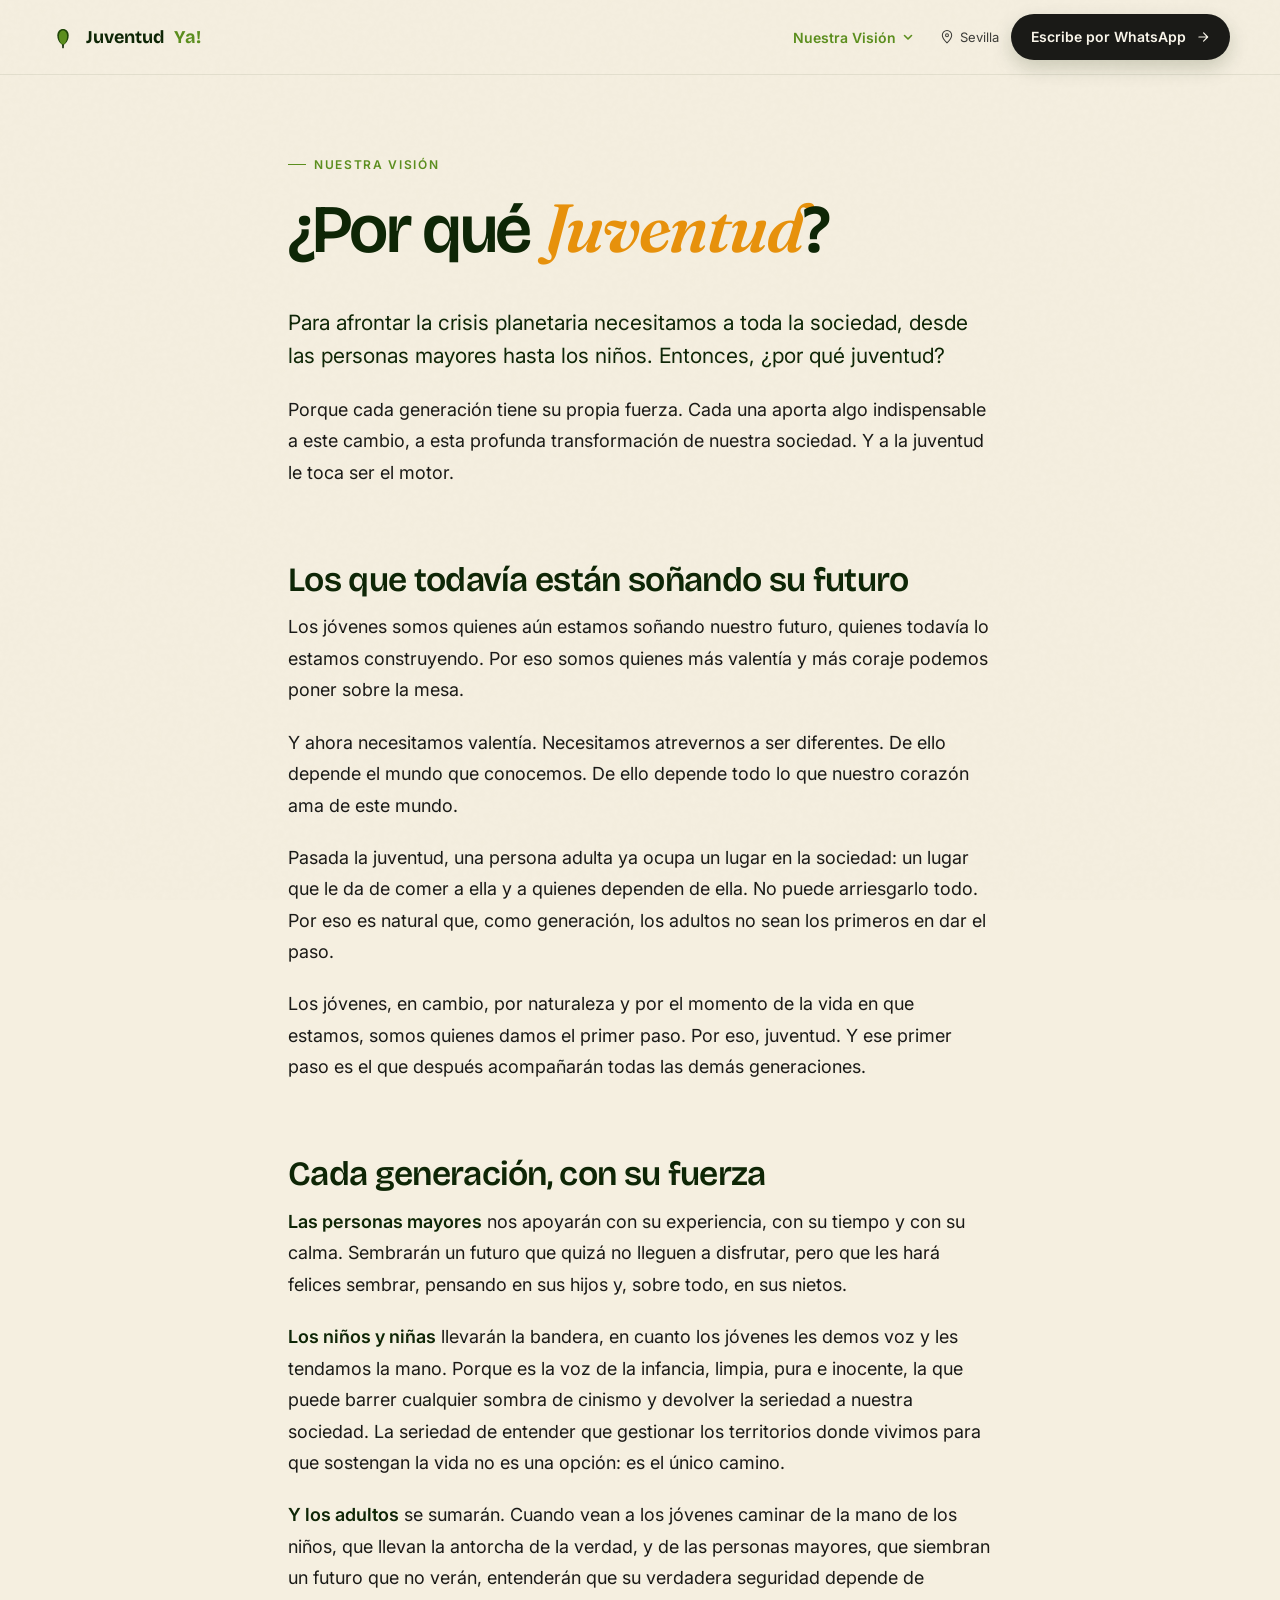
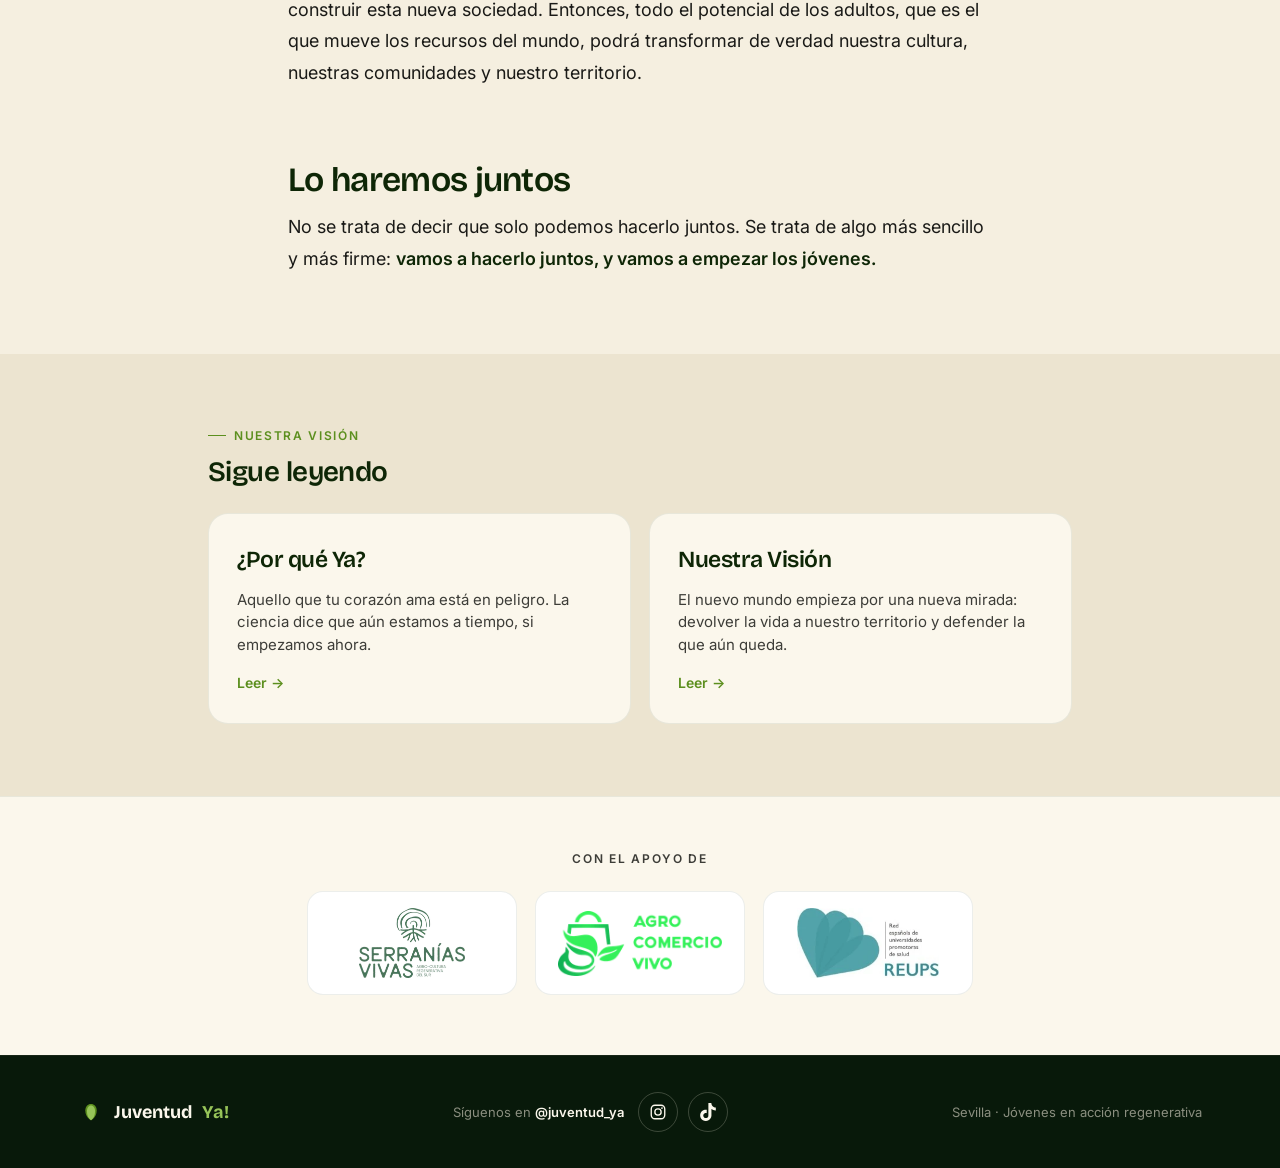
<file: nuestra-vision/por-que-juventud/index.html>
<!DOCTYPE html>
<html lang="es">
<head>
<meta charset="UTF-8">
<meta name="viewport" content="width=device-width, initial-scale=1.0">
<title>¿Por qué Juventud? — Juventud Ya!</title>
<meta name="description" content="Cada generación aporta su fuerza a la transformación de la sociedad. A la juventud le toca dar el primer paso.">
<meta name="theme-color" content="#F5EFE0">
<link rel="canonical" href="https://juventudya.com/nuestra-vision/por-que-juventud/">
<meta property="og:title" content="¿Por qué Juventud? — Juventud Ya!">
<meta property="og:description" content="Cada generación aporta su fuerza a la transformación de la sociedad. A la juventud le toca dar el primer paso.">
<meta property="og:type" content="article">
<meta property="og:locale" content="es_ES">
<meta property="og:url" content="https://juventudya.com/nuestra-vision/por-que-juventud/">
<meta property="og:site_name" content="Juventud Ya!">
<meta property="og:image" content="https://juventudya.com/og-image.png">
<meta property="og:image:width" content="1200">
<meta property="og:image:height" content="630">
<meta name="twitter:card" content="summary_large_image">
<meta name="twitter:image" content="https://juventudya.com/og-image.png">
<link rel="preconnect" href="https://fonts.googleapis.com">
<link rel="preconnect" href="https://fonts.gstatic.com" crossorigin>
<link href="https://fonts.googleapis.com/css2?family=Bricolage+Grotesque:opsz,wght@12..96,400;12..96,500;12..96,600;12..96,700;12..96,800&family=Fraunces:ital,opsz,wght@1,9..144,500;1,9..144,600&family=Inter:wght@400;500;600&display=swap" rel="stylesheet">
<link rel="stylesheet" href="/assets/css/comun.css">
<script src="/assets/js/comun.js"></script>
</head>
<body>

<nav aria-label="Principal">
  <div class="wrap nav-inner">
    <a href="/" class="logo">
      <svg viewBox="0 0 32 32" fill="none" aria-hidden="true">
        <path d="M16 26C16 26 9 23 9 14C9 9 12 6 16 6C20 6 23 9 23 14C23 23 16 26 16 26Z" fill="#1F4509"/>
        <path d="M16 26C16 26 21 23 21 15C21 11 19 8 16 8C13 8 11 11 11 15C11 23 16 26 16 26Z" fill="#5C8F1E"/>
        <line x1="16" y1="26" x2="16" y2="29" stroke="#0E2606" stroke-width="2" stroke-linecap="round"/>
      </svg>
      Juventud <span class="ya">Ya!</span>
    </a>
    <div class="nav-right">
      <div class="nav-menu is-current">
        <button type="button" class="nav-menu-btn" aria-expanded="false" aria-controls="menu-vision">
          Nuestra Visión
          <svg viewBox="0 0 12 12" fill="none" aria-hidden="true"><path d="m2.5 4.5 3.5 3.5 3.5-3.5" stroke="currentColor" stroke-width="1.6" stroke-linecap="round" stroke-linejoin="round"/></svg>
        </button>
        <ul class="nav-menu-list" id="menu-vision">
          <li><a href="/nuestra-vision/por-que-juventud/" aria-current="page">¿Por qué Juventud?</a></li>
          <li><a href="/nuestra-vision/por-que-ya/">¿Por qué Ya?</a></li>
          <li><a href="/nuestra-vision/vision/">Visión</a></li>
        </ul>
      </div>
      <div class="nav-cta">
        <span class="nav-loc">
          <svg viewBox="0 0 24 24" fill="none" aria-hidden="true"><path d="M12 22s8-7.5 8-13a8 8 0 1 0-16 0c0 5.5 8 13 8 13Z" stroke="currentColor" stroke-width="1.8"/><circle cx="12" cy="9" r="2.5" stroke="currentColor" stroke-width="1.8"/></svg>
          Sevilla
        </span>
        <a data-wa href="https://wa.me/34625168057" class="btn btn-primary nav-wa" style="padding:12px 20px; font-size:14px;" aria-label="Escribe por WhatsApp">
          <svg class="wa-icon" width="18" height="18" viewBox="0 0 24 24" fill="currentColor" aria-hidden="true"><path d="M12 2C6.5 2 2 6.5 2 12c0 1.8.5 3.5 1.3 5L2 22l5.2-1.4c1.5.8 3.1 1.2 4.8 1.2 5.5 0 10-4.5 10-10S17.5 2 12 2Z"/></svg>
          <span class="wa-text">Escribe por WhatsApp</span>
          <svg class="arrow" width="14" height="14" viewBox="0 0 24 24" fill="none" aria-hidden="true"><path d="M5 12h14M13 5l7 7-7 7" stroke="currentColor" stroke-width="2" stroke-linecap="round" stroke-linejoin="round"/></svg>
        </a>
      </div>
    </div>
  </div>
</nav>

<main>
  <article>
    <header class="articulo-head">
      <div class="wrap">
        <span class="eyebrow">Nuestra Visión</span>
        <h1>¿Por qué <em>Juventud</em>?</h1>
      </div>
    </header>
    <div class="articulo-body">
      <div class="wrap prosa">
<p>Para afrontar la crisis planetaria necesitamos a toda la sociedad, desde las personas mayores hasta los niños. Entonces, ¿por qué juventud?</p>
<p>Porque cada generación tiene su propia fuerza. Cada una aporta algo indispensable a este cambio, a esta profunda transformación de nuestra sociedad. Y a la juventud le toca ser el motor.</p>
<h2>Los que todavía están soñando su futuro</h2>
<p>Los jóvenes somos quienes aún estamos soñando nuestro futuro, quienes todavía lo estamos construyendo. Por eso somos quienes más valentía y más coraje podemos poner sobre la mesa.</p>
<p>Y ahora necesitamos valentía. Necesitamos atrevernos a ser diferentes. De ello depende el mundo que conocemos. De ello depende todo lo que nuestro corazón ama de este mundo.</p>
<p>Pasada la juventud, una persona adulta ya ocupa un lugar en la sociedad: un lugar que le da de comer a ella y a quienes dependen de ella. No puede arriesgarlo todo. Por eso es natural que, como generación, los adultos no sean los primeros en dar el paso.</p>
<p>Los jóvenes, en cambio, por naturaleza y por el momento de la vida en que estamos, somos quienes damos el primer paso. Por eso, juventud. Y ese primer paso es el que después acompañarán todas las demás generaciones.</p>
<h2>Cada generación, con su fuerza</h2>
<p><strong>Las personas mayores</strong> nos apoyarán con su experiencia, con su tiempo y con su calma. Sembrarán un futuro que quizá no lleguen a disfrutar, pero que les hará felices sembrar, pensando en sus hijos y, sobre todo, en sus nietos.</p>
<p><strong>Los niños y niñas</strong> llevarán la bandera, en cuanto los jóvenes les demos voz y les tendamos la mano. Porque es la voz de la infancia, limpia, pura e inocente, la que puede barrer cualquier sombra de cinismo y devolver la seriedad a nuestra sociedad. La seriedad de entender que gestionar los territorios donde vivimos para que sostengan la vida no es una opción: es el único camino.</p>
<p><strong>Y los adultos</strong> se sumarán. Cuando vean a los jóvenes caminar de la mano de los niños, que llevan la antorcha de la verdad, y de las personas mayores, que siembran un futuro que no verán, entenderán que su verdadera seguridad depende de construir esta nueva sociedad. Entonces, todo el potencial de los adultos, que es el que mueve los recursos del mundo, podrá transformar de verdad nuestra cultura, nuestras comunidades y nuestro territorio.</p>
<h2>Lo haremos juntos</h2>
<p>No se trata de decir que solo podemos hacerlo juntos. Se trata de algo más sencillo y más firme: <strong>vamos a hacerlo juntos, y vamos a empezar los jóvenes.</strong></p>
      </div>
    </div>
  </article>

  <section class="mas-lecturas" aria-labelledby="mas-titulo">
    <div class="wrap">
      <span class="eyebrow">Nuestra Visión</span>
      <h2 id="mas-titulo">Sigue leyendo</h2>
      <div class="mas-grid">
      <a class="mas-card" href="/nuestra-vision/por-que-ya/">
        <strong>¿Por qué Ya?</strong>
        <p>Aquello que tu corazón ama está en peligro. La ciencia dice que aún estamos a tiempo, si empezamos ahora.</p>
        <span class="leer">Leer →</span>
      </a>
      <a class="mas-card" href="/nuestra-vision/vision/">
        <strong>Nuestra Visión</strong>
        <p>El nuevo mundo empieza por una nueva mirada: devolver la vida a nuestro territorio y defender la que aún queda.</p>
        <span class="leer">Leer →</span>
      </a>
      </div>
    </div>
  </section>
</main>

<section class="apoyos" aria-labelledby="apoyos-titulo">
  <div class="wrap apoyos-inner">
    <h2 id="apoyos-titulo">Con el apoyo de</h2>
    <ul class="apoyos-list">
      <li><a href="https://serraniasvivas.org/" target="_blank" rel="noopener" title="Serranías Vivas (se abre en una pestaña nueva)">
        <img src="/assets/logos/serranias-vivas.webp" alt="Serranías Vivas" width="211" height="140" loading="lazy" decoding="async">
      </a></li>
      <li><a href="https://agrocomerciovivo.es/" target="_blank" rel="noopener" title="Agro Comercio Vivo (se abre en una pestaña nueva)">
        <img src="/assets/logos/agro-comercio-vivo.webp" alt="Agro Comercio Vivo" width="354" height="140" loading="lazy" decoding="async">
      </a></li>
      <li><a href="https://unisaludables.com/2026/06/22/en-sevilla-la-iniciativa-juventud-ya-se-lanza-a-la-accion/" target="_blank" rel="noopener" title="REUPS — Red Española de Universidades Promotoras de Salud (se abre en una pestaña nueva)">
        <img src="/assets/logos/reups.webp" alt="REUPS — Red Española de Universidades Promotoras de Salud" width="241" height="119" loading="lazy" decoding="async">
      </a></li>
    </ul>
  </div>
</section>

<footer>
  <div class="wrap footer-inner">
    <div class="logo">
      <svg viewBox="0 0 32 32" fill="none" aria-hidden="true">
        <path d="M16 26C16 26 9 23 9 14C9 9 12 6 16 6C20 6 23 9 23 14C23 23 16 26 16 26Z" fill="#5C8F1E"/>
        <path d="M16 26C16 26 21 23 21 15C21 11 19 8 16 8C13 8 11 11 11 15C11 23 16 26 16 26Z" fill="#97C459"/>
      </svg>
      Juventud <span class="ya" style="color:#97C459;">Ya!</span>
    </div>
    <div class="redes">
      <span class="redes-handle">Síguenos en <strong>@juventud_ya</strong></span>
      <a class="red" href="https://www.instagram.com/juventud_ya/" target="_blank" rel="noopener me" aria-label="Instagram de Juventud Ya! (@juventud_ya)" title="Instagram"><svg viewBox="0 0 24 24" fill="none" aria-hidden="true"><rect x="3" y="3" width="18" height="18" rx="5" stroke="currentColor" stroke-width="1.8"/><circle cx="12" cy="12" r="4.2" stroke="currentColor" stroke-width="1.8"/><circle cx="17.3" cy="6.7" r="1.2" fill="currentColor"/></svg></a>
      <a class="red" href="https://www.tiktok.com/@juventud_ya" target="_blank" rel="noopener me" aria-label="TikTok de Juventud Ya! (@juventud_ya)" title="TikTok"><svg viewBox="0 0 24 24" fill="currentColor" aria-hidden="true"><path d="M12.525.02c1.31-.02 2.61-.01 3.91-.02.08 1.53.63 3.09 1.75 4.17 1.12 1.11 2.7 1.62 4.24 1.79v4.03c-1.44-.05-2.89-.35-4.2-.97-.57-.26-1.1-.59-1.62-.93-.01 2.92.01 5.84-.02 8.75-.08 1.4-.54 2.79-1.35 3.94-1.31 1.92-3.58 3.17-5.91 3.21-1.43.08-2.86-.31-4.08-1.03-2.02-1.19-3.44-3.37-3.65-5.71-.02-.5-.03-1-.01-1.49.18-1.9 1.12-3.72 2.58-4.96 1.66-1.44 3.98-2.13 6.15-1.72.02 1.48-.04 2.96-.04 4.44-.99-.32-2.15-.23-3.02.37-.63.41-1.11 1.04-1.36 1.75-.21.51-.15 1.07-.14 1.61.24 1.64 1.82 3.02 3.5 2.87 1.12-.01 2.19-.66 2.77-1.61.19-.33.4-.67.41-1.06.1-1.79.06-3.57.07-5.36.01-4.03-.01-8.05.02-12.07z"/></svg></a>
    </div>
    <div>Sevilla · Jóvenes en acción regenerativa</div>
  </div>
</footer>

</body>
</html>
</file>
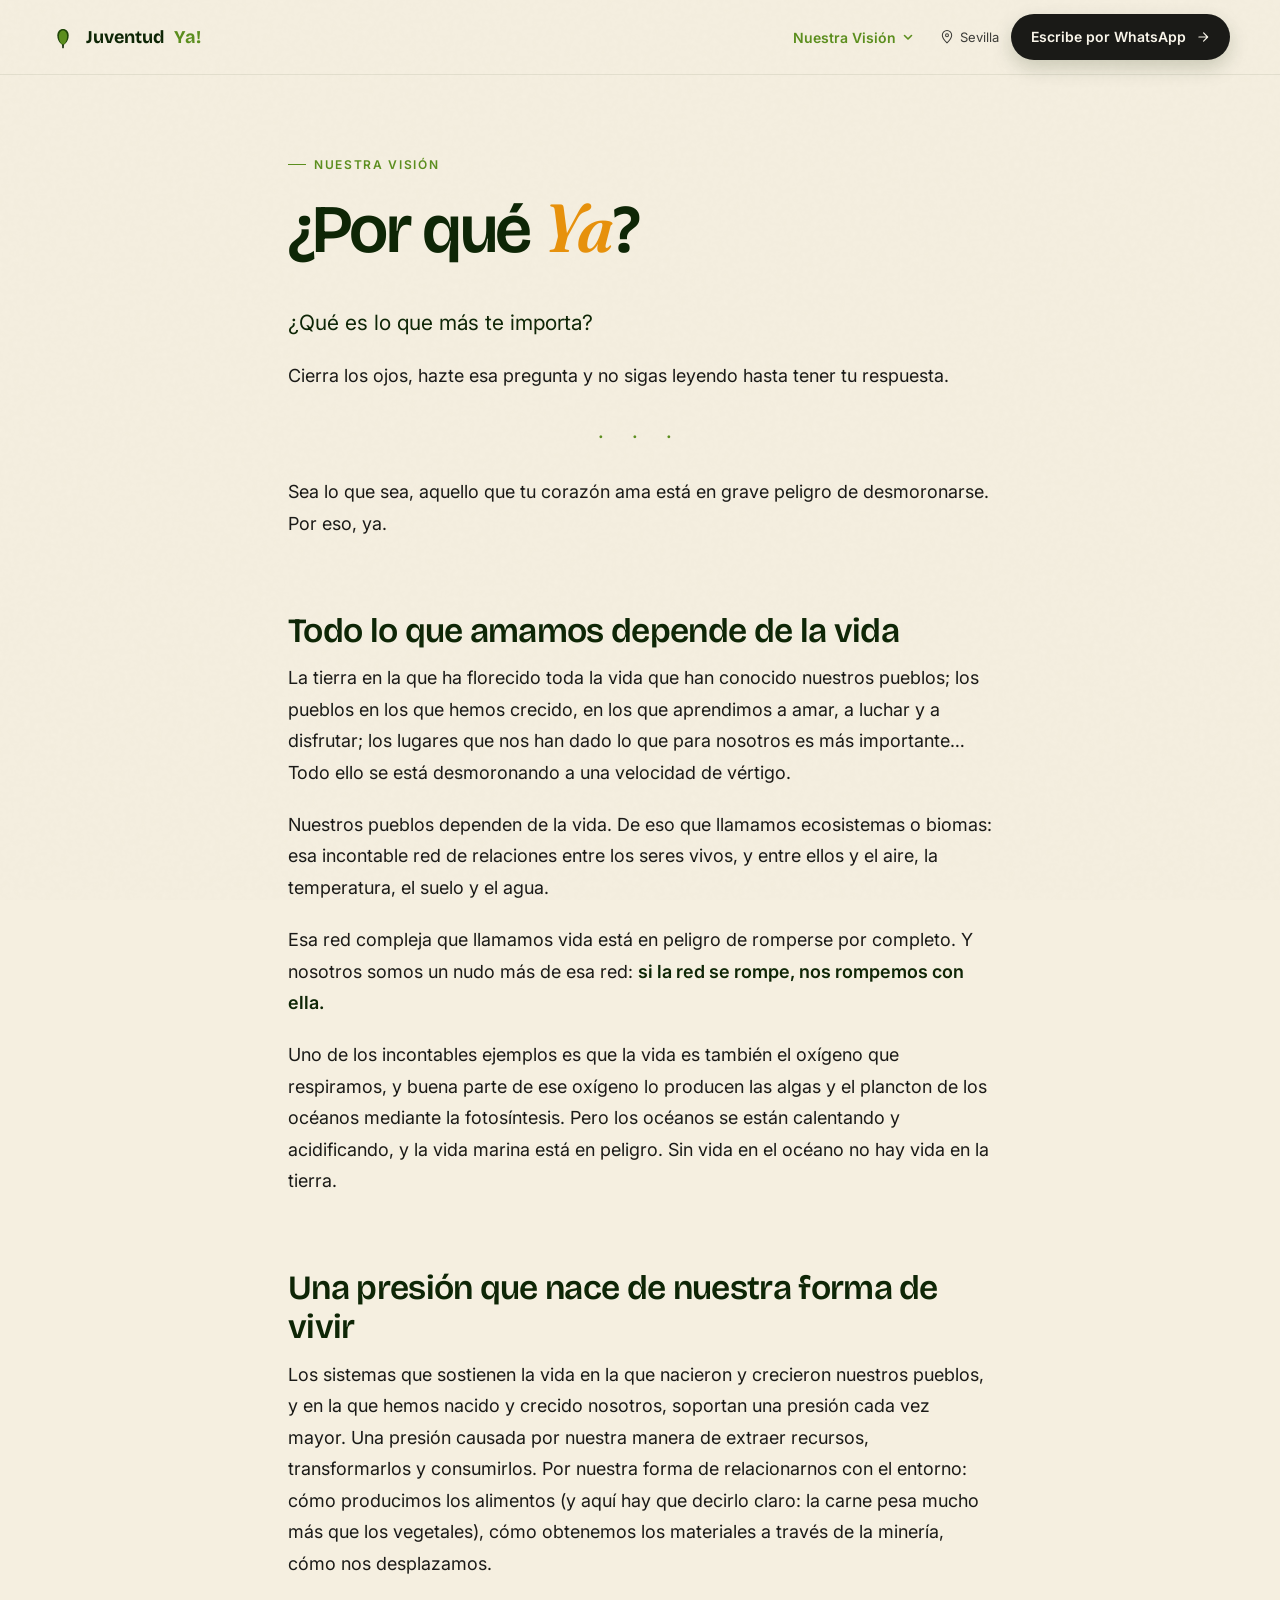
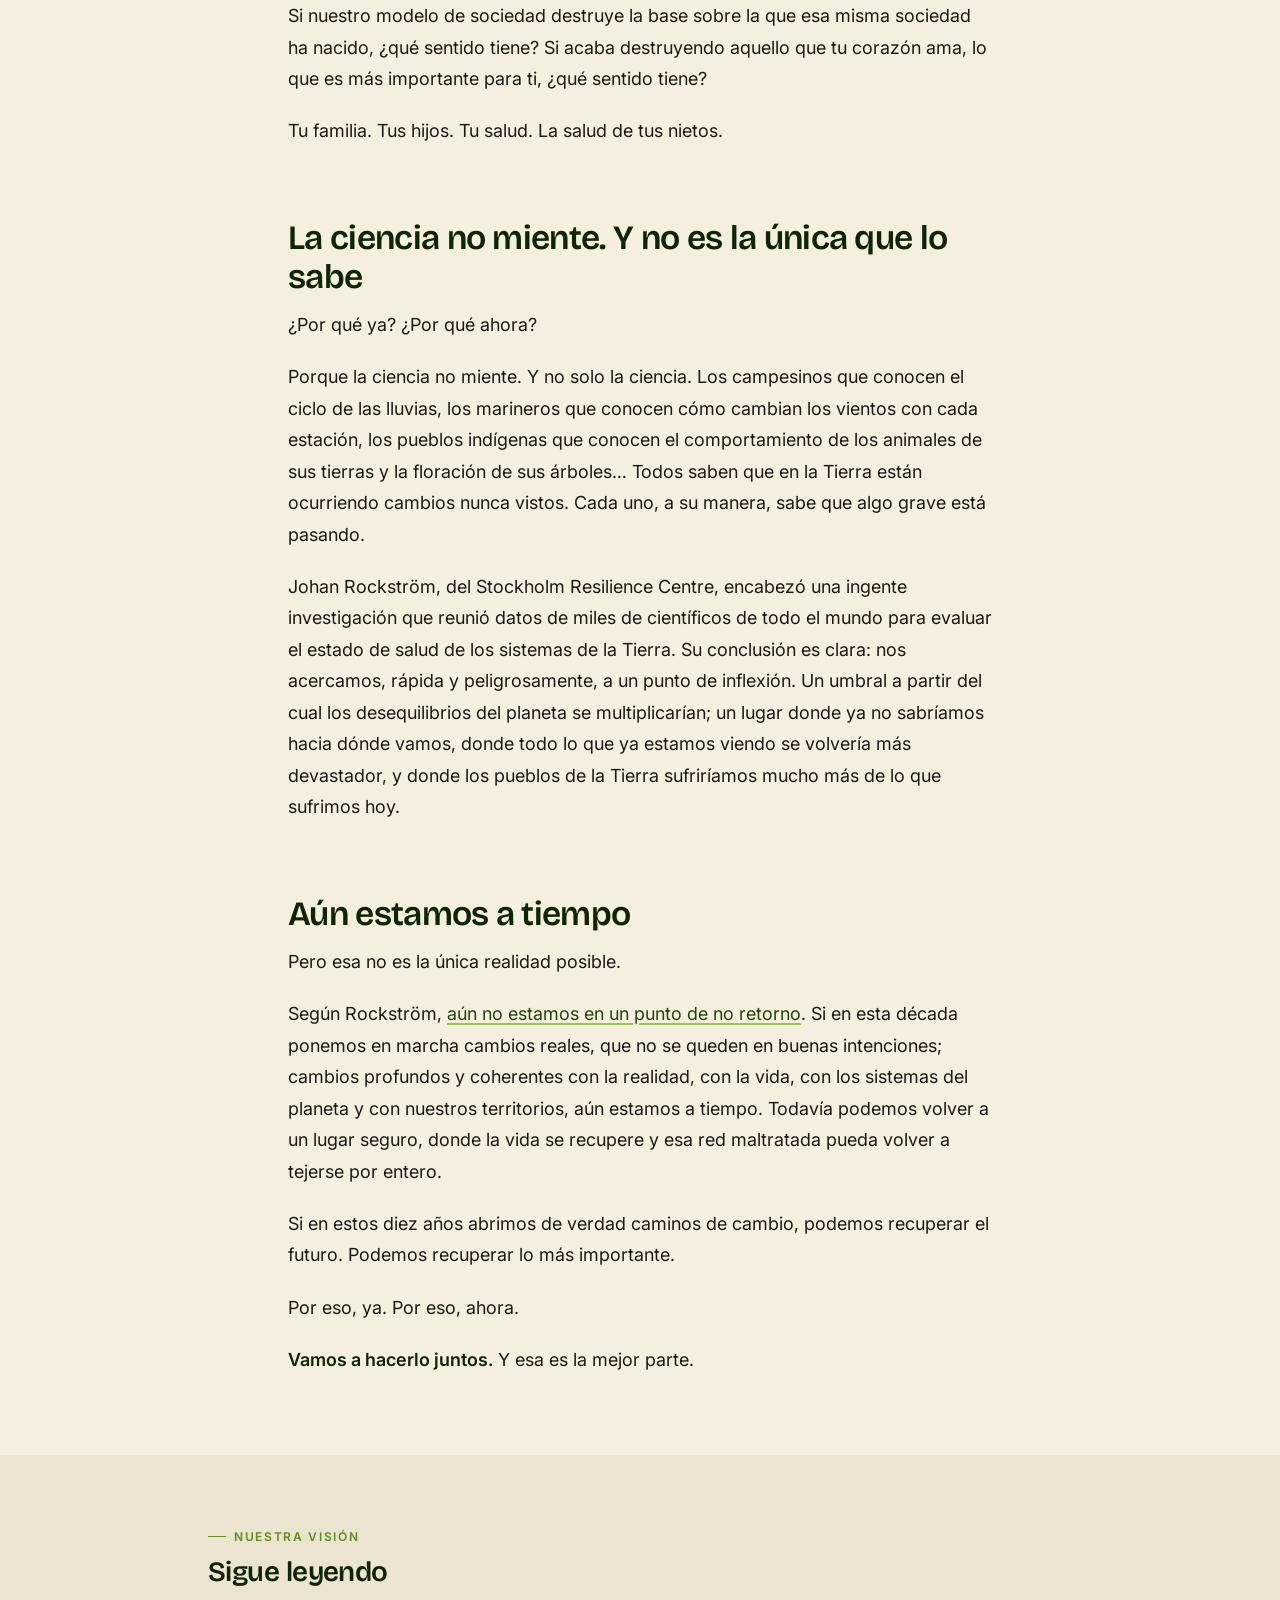
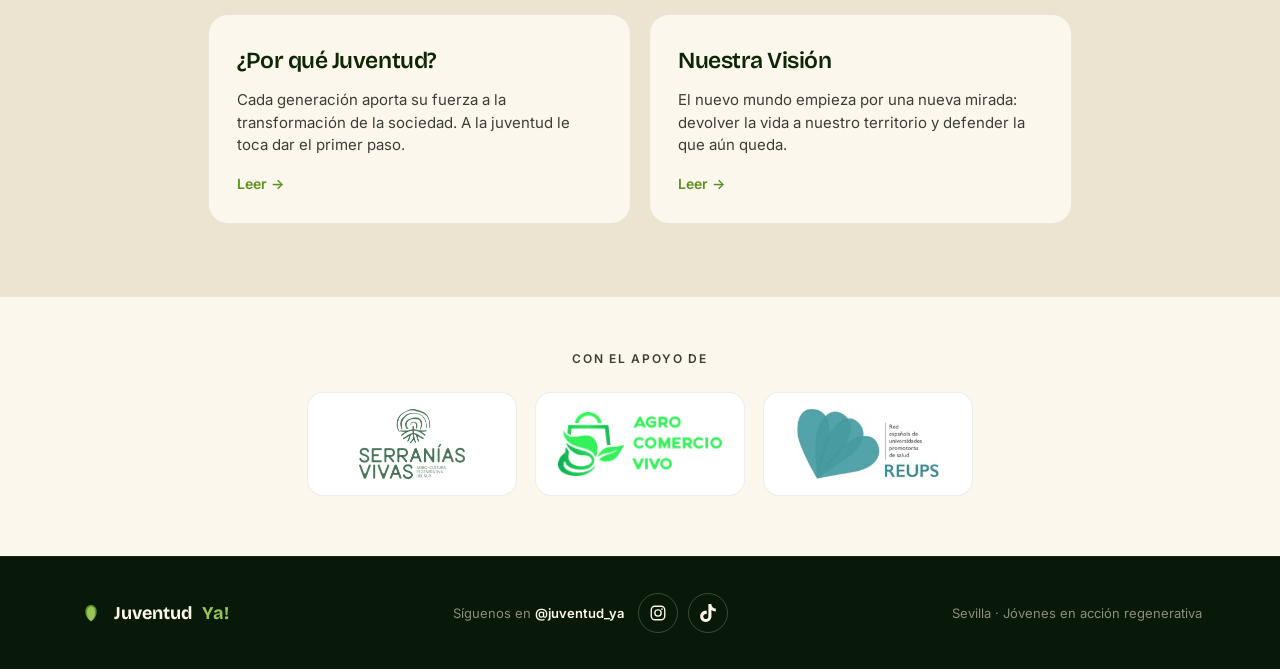
<file: nuestra-vision/por-que-ya/index.html>
<!DOCTYPE html>
<html lang="es">
<head>
<meta charset="UTF-8">
<meta name="viewport" content="width=device-width, initial-scale=1.0">
<title>¿Por qué Ya? — Juventud Ya!</title>
<meta name="description" content="Aquello que tu corazón ama está en peligro. La ciencia dice que aún estamos a tiempo, si empezamos ahora.">
<meta name="theme-color" content="#F5EFE0">
<link rel="canonical" href="https://juventudya.com/nuestra-vision/por-que-ya/">
<meta property="og:title" content="¿Por qué Ya? — Juventud Ya!">
<meta property="og:description" content="Aquello que tu corazón ama está en peligro. La ciencia dice que aún estamos a tiempo, si empezamos ahora.">
<meta property="og:type" content="article">
<meta property="og:locale" content="es_ES">
<meta property="og:url" content="https://juventudya.com/nuestra-vision/por-que-ya/">
<meta property="og:site_name" content="Juventud Ya!">
<meta property="og:image" content="https://juventudya.com/og-image.png">
<meta property="og:image:width" content="1200">
<meta property="og:image:height" content="630">
<meta name="twitter:card" content="summary_large_image">
<meta name="twitter:image" content="https://juventudya.com/og-image.png">
<link rel="preconnect" href="https://fonts.googleapis.com">
<link rel="preconnect" href="https://fonts.gstatic.com" crossorigin>
<link href="https://fonts.googleapis.com/css2?family=Bricolage+Grotesque:opsz,wght@12..96,400;12..96,500;12..96,600;12..96,700;12..96,800&family=Fraunces:ital,opsz,wght@1,9..144,500;1,9..144,600&family=Inter:wght@400;500;600&display=swap" rel="stylesheet">
<link rel="stylesheet" href="/assets/css/comun.css">
<script src="/assets/js/comun.js"></script>
</head>
<body>

<nav aria-label="Principal">
  <div class="wrap nav-inner">
    <a href="/" class="logo">
      <svg viewBox="0 0 32 32" fill="none" aria-hidden="true">
        <path d="M16 26C16 26 9 23 9 14C9 9 12 6 16 6C20 6 23 9 23 14C23 23 16 26 16 26Z" fill="#1F4509"/>
        <path d="M16 26C16 26 21 23 21 15C21 11 19 8 16 8C13 8 11 11 11 15C11 23 16 26 16 26Z" fill="#5C8F1E"/>
        <line x1="16" y1="26" x2="16" y2="29" stroke="#0E2606" stroke-width="2" stroke-linecap="round"/>
      </svg>
      Juventud <span class="ya">Ya!</span>
    </a>
    <div class="nav-right">
      <div class="nav-menu is-current">
        <button type="button" class="nav-menu-btn" aria-expanded="false" aria-controls="menu-vision">
          Nuestra Visión
          <svg viewBox="0 0 12 12" fill="none" aria-hidden="true"><path d="m2.5 4.5 3.5 3.5 3.5-3.5" stroke="currentColor" stroke-width="1.6" stroke-linecap="round" stroke-linejoin="round"/></svg>
        </button>
        <ul class="nav-menu-list" id="menu-vision">
          <li><a href="/nuestra-vision/por-que-juventud/">¿Por qué Juventud?</a></li>
          <li><a href="/nuestra-vision/por-que-ya/" aria-current="page">¿Por qué Ya?</a></li>
          <li><a href="/nuestra-vision/vision/">Visión</a></li>
        </ul>
      </div>
      <div class="nav-cta">
        <span class="nav-loc">
          <svg viewBox="0 0 24 24" fill="none" aria-hidden="true"><path d="M12 22s8-7.5 8-13a8 8 0 1 0-16 0c0 5.5 8 13 8 13Z" stroke="currentColor" stroke-width="1.8"/><circle cx="12" cy="9" r="2.5" stroke="currentColor" stroke-width="1.8"/></svg>
          Sevilla
        </span>
        <a data-wa href="https://wa.me/34625168057" class="btn btn-primary nav-wa" style="padding:12px 20px; font-size:14px;" aria-label="Escribe por WhatsApp">
          <svg class="wa-icon" width="18" height="18" viewBox="0 0 24 24" fill="currentColor" aria-hidden="true"><path d="M12 2C6.5 2 2 6.5 2 12c0 1.8.5 3.5 1.3 5L2 22l5.2-1.4c1.5.8 3.1 1.2 4.8 1.2 5.5 0 10-4.5 10-10S17.5 2 12 2Z"/></svg>
          <span class="wa-text">Escribe por WhatsApp</span>
          <svg class="arrow" width="14" height="14" viewBox="0 0 24 24" fill="none" aria-hidden="true"><path d="M5 12h14M13 5l7 7-7 7" stroke="currentColor" stroke-width="2" stroke-linecap="round" stroke-linejoin="round"/></svg>
        </a>
      </div>
    </div>
  </div>
</nav>

<main>
  <article>
    <header class="articulo-head">
      <div class="wrap">
        <span class="eyebrow">Nuestra Visión</span>
        <h1>¿Por qué <em>Ya</em>?</h1>
      </div>
    </header>
    <div class="articulo-body">
      <div class="wrap prosa">
<p>¿Qué es lo que más te importa?</p>
<p>Cierra los ojos, hazte esa pregunta y no sigas leyendo hasta tener tu respuesta.</p>
<p class="pausa" aria-hidden="true">· · ·</p>
<p>Sea lo que sea, aquello que tu corazón ama está en grave peligro de desmoronarse. Por eso, ya.</p>
<h2>Todo lo que amamos depende de la vida</h2>
<p>La tierra en la que ha florecido toda la vida que han conocido nuestros pueblos; los pueblos en los que hemos crecido, en los que aprendimos a amar, a luchar y a disfrutar; los lugares que nos han dado lo que para nosotros es más importante… Todo ello se está desmoronando a una velocidad de vértigo.</p>
<p>Nuestros pueblos dependen de la vida. De eso que llamamos ecosistemas o biomas: esa incontable red de relaciones entre los seres vivos, y entre ellos y el aire, la temperatura, el suelo y el agua.</p>
<p>Esa red compleja que llamamos vida está en peligro de romperse por completo. Y nosotros somos un nudo más de esa red: <strong>si la red se rompe, nos rompemos con ella.</strong></p>
<p>Uno de los incontables ejemplos es que la vida es también el oxígeno que respiramos, y buena parte de ese oxígeno lo producen las algas y el plancton de los océanos mediante la fotosíntesis. Pero los océanos se están calentando y acidificando, y la vida marina está en peligro. Sin vida en el océano no hay vida en la tierra.</p>
<h2>Una presión que nace de nuestra forma de vivir</h2>
<p>Los sistemas que sostienen la vida en la que nacieron y crecieron nuestros pueblos, y en la que hemos nacido y crecido nosotros, soportan una presión cada vez mayor. Una presión causada por nuestra manera de extraer recursos, transformarlos y consumirlos. Por nuestra forma de relacionarnos con el entorno: cómo producimos los alimentos (y aquí hay que decirlo claro: la carne pesa mucho más que los vegetales), cómo obtenemos los materiales a través de la minería, cómo nos desplazamos.</p>
<p>Si nuestro modelo de sociedad destruye la base sobre la que esa misma sociedad ha nacido, ¿qué sentido tiene? Si acaba destruyendo aquello que tu corazón ama, lo que es más importante para ti, ¿qué sentido tiene?</p>
<p>Tu familia. Tus hijos. Tu salud. La salud de tus nietos.</p>
<h2>La ciencia no miente. Y no es la única que lo sabe</h2>
<p>¿Por qué ya? ¿Por qué ahora?</p>
<p>Porque la ciencia no miente. Y no solo la ciencia. Los campesinos que conocen el ciclo de las lluvias, los marineros que conocen cómo cambian los vientos con cada estación, los pueblos indígenas que conocen el comportamiento de los animales de sus tierras y la floración de sus árboles… Todos saben que en la Tierra están ocurriendo cambios nunca vistos. Cada uno, a su manera, sabe que algo grave está pasando.</p>
<p>Johan Rockström, del Stockholm Resilience Centre, encabezó una ingente investigación que reunió datos de miles de científicos de todo el mundo para evaluar el estado de salud de los sistemas de la Tierra. Su conclusión es clara: nos acercamos, rápida y peligrosamente, a un punto de inflexión. Un umbral a partir del cual los desequilibrios del planeta se multiplicarían; un lugar donde ya no sabríamos hacia dónde vamos, donde todo lo que ya estamos viendo se volvería más devastador, y donde los pueblos de la Tierra sufriríamos mucho más de lo que sufrimos hoy.</p>
<h2>Aún estamos a tiempo</h2>
<p>Pero esa no es la única realidad posible.</p>
<p>Según Rockström, <a href="https://www.planetaryhealthcheck.org/planetary-boundaries/" target="_blank" rel="noopener">aún no estamos en un punto de no retorno</a>. Si en esta década ponemos en marcha cambios reales, que no se queden en buenas intenciones; cambios profundos y coherentes con la realidad, con la vida, con los sistemas del planeta y con nuestros territorios, aún estamos a tiempo. Todavía podemos volver a un lugar seguro, donde la vida se recupere y esa red maltratada pueda volver a tejerse por entero.</p>
<p>Si en estos diez años abrimos de verdad caminos de cambio, podemos recuperar el futuro. Podemos recuperar lo más importante.</p>
<p>Por eso, ya. Por eso, ahora.</p>
<p><strong>Vamos a hacerlo juntos.</strong> Y esa es la mejor parte.</p>
      </div>
    </div>
  </article>

  <section class="mas-lecturas" aria-labelledby="mas-titulo">
    <div class="wrap">
      <span class="eyebrow">Nuestra Visión</span>
      <h2 id="mas-titulo">Sigue leyendo</h2>
      <div class="mas-grid">
      <a class="mas-card" href="/nuestra-vision/por-que-juventud/">
        <strong>¿Por qué Juventud?</strong>
        <p>Cada generación aporta su fuerza a la transformación de la sociedad. A la juventud le toca dar el primer paso.</p>
        <span class="leer">Leer →</span>
      </a>
      <a class="mas-card" href="/nuestra-vision/vision/">
        <strong>Nuestra Visión</strong>
        <p>El nuevo mundo empieza por una nueva mirada: devolver la vida a nuestro territorio y defender la que aún queda.</p>
        <span class="leer">Leer →</span>
      </a>
      </div>
    </div>
  </section>
</main>

<section class="apoyos" aria-labelledby="apoyos-titulo">
  <div class="wrap apoyos-inner">
    <h2 id="apoyos-titulo">Con el apoyo de</h2>
    <ul class="apoyos-list">
      <li><a href="https://serraniasvivas.org/" target="_blank" rel="noopener" title="Serranías Vivas (se abre en una pestaña nueva)">
        <img src="/assets/logos/serranias-vivas.webp" alt="Serranías Vivas" width="211" height="140" loading="lazy" decoding="async">
      </a></li>
      <li><a href="https://agrocomerciovivo.es/" target="_blank" rel="noopener" title="Agro Comercio Vivo (se abre en una pestaña nueva)">
        <img src="/assets/logos/agro-comercio-vivo.webp" alt="Agro Comercio Vivo" width="354" height="140" loading="lazy" decoding="async">
      </a></li>
      <li><a href="https://unisaludables.com/2026/06/22/en-sevilla-la-iniciativa-juventud-ya-se-lanza-a-la-accion/" target="_blank" rel="noopener" title="REUPS — Red Española de Universidades Promotoras de Salud (se abre en una pestaña nueva)">
        <img src="/assets/logos/reups.webp" alt="REUPS — Red Española de Universidades Promotoras de Salud" width="241" height="119" loading="lazy" decoding="async">
      </a></li>
    </ul>
  </div>
</section>

<footer>
  <div class="wrap footer-inner">
    <div class="logo">
      <svg viewBox="0 0 32 32" fill="none" aria-hidden="true">
        <path d="M16 26C16 26 9 23 9 14C9 9 12 6 16 6C20 6 23 9 23 14C23 23 16 26 16 26Z" fill="#5C8F1E"/>
        <path d="M16 26C16 26 21 23 21 15C21 11 19 8 16 8C13 8 11 11 11 15C11 23 16 26 16 26Z" fill="#97C459"/>
      </svg>
      Juventud <span class="ya" style="color:#97C459;">Ya!</span>
    </div>
    <div class="redes">
      <span class="redes-handle">Síguenos en <strong>@juventud_ya</strong></span>
      <a class="red" href="https://www.instagram.com/juventud_ya/" target="_blank" rel="noopener me" aria-label="Instagram de Juventud Ya! (@juventud_ya)" title="Instagram"><svg viewBox="0 0 24 24" fill="none" aria-hidden="true"><rect x="3" y="3" width="18" height="18" rx="5" stroke="currentColor" stroke-width="1.8"/><circle cx="12" cy="12" r="4.2" stroke="currentColor" stroke-width="1.8"/><circle cx="17.3" cy="6.7" r="1.2" fill="currentColor"/></svg></a>
      <a class="red" href="https://www.tiktok.com/@juventud_ya" target="_blank" rel="noopener me" aria-label="TikTok de Juventud Ya! (@juventud_ya)" title="TikTok"><svg viewBox="0 0 24 24" fill="currentColor" aria-hidden="true"><path d="M12.525.02c1.31-.02 2.61-.01 3.91-.02.08 1.53.63 3.09 1.75 4.17 1.12 1.11 2.7 1.62 4.24 1.79v4.03c-1.44-.05-2.89-.35-4.2-.97-.57-.26-1.1-.59-1.62-.93-.01 2.92.01 5.84-.02 8.75-.08 1.4-.54 2.79-1.35 3.94-1.31 1.92-3.58 3.17-5.91 3.21-1.43.08-2.86-.31-4.08-1.03-2.02-1.19-3.44-3.37-3.65-5.71-.02-.5-.03-1-.01-1.49.18-1.9 1.12-3.72 2.58-4.96 1.66-1.44 3.98-2.13 6.15-1.72.02 1.48-.04 2.96-.04 4.44-.99-.32-2.15-.23-3.02.37-.63.41-1.11 1.04-1.36 1.75-.21.51-.15 1.07-.14 1.61.24 1.64 1.82 3.02 3.5 2.87 1.12-.01 2.19-.66 2.77-1.61.19-.33.4-.67.41-1.06.1-1.79.06-3.57.07-5.36.01-4.03-.01-8.05.02-12.07z"/></svg></a>
    </div>
    <div>Sevilla · Jóvenes en acción regenerativa</div>
  </div>
</footer>

</body>
</html>
</file>
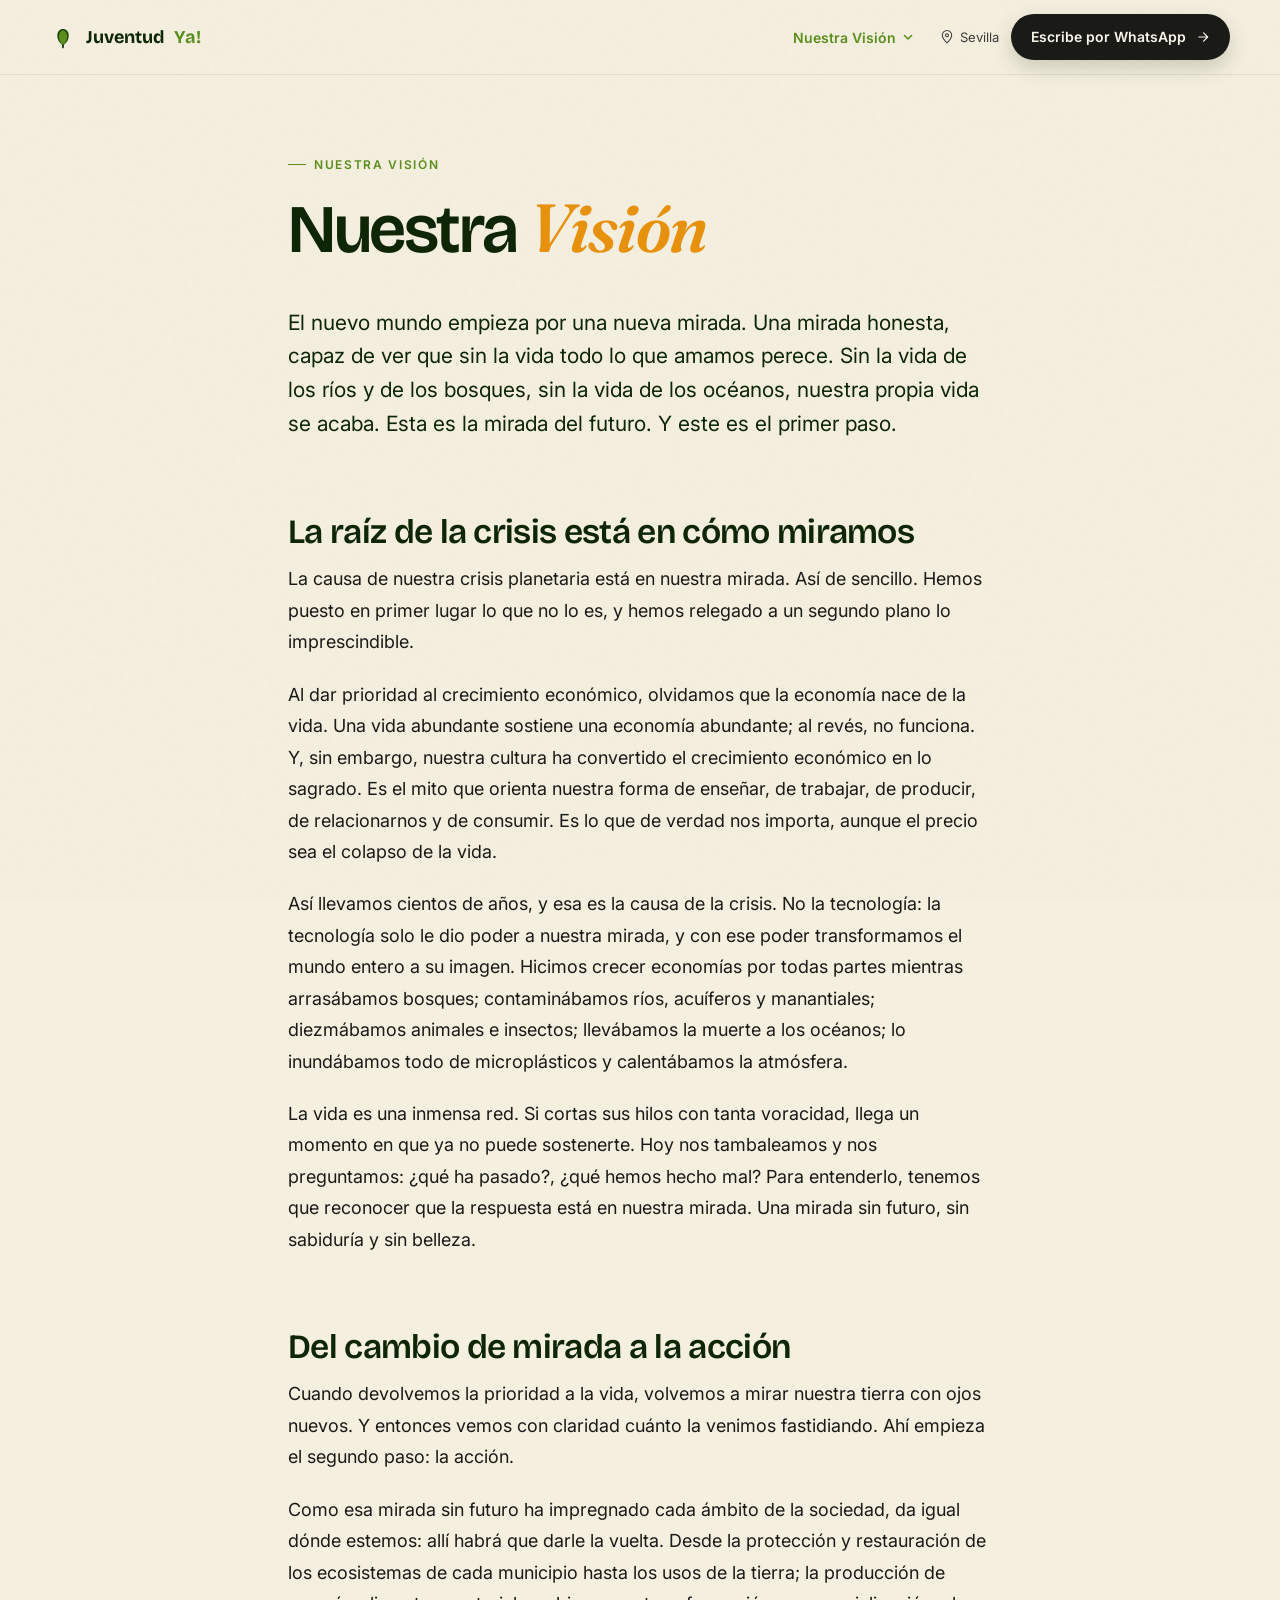
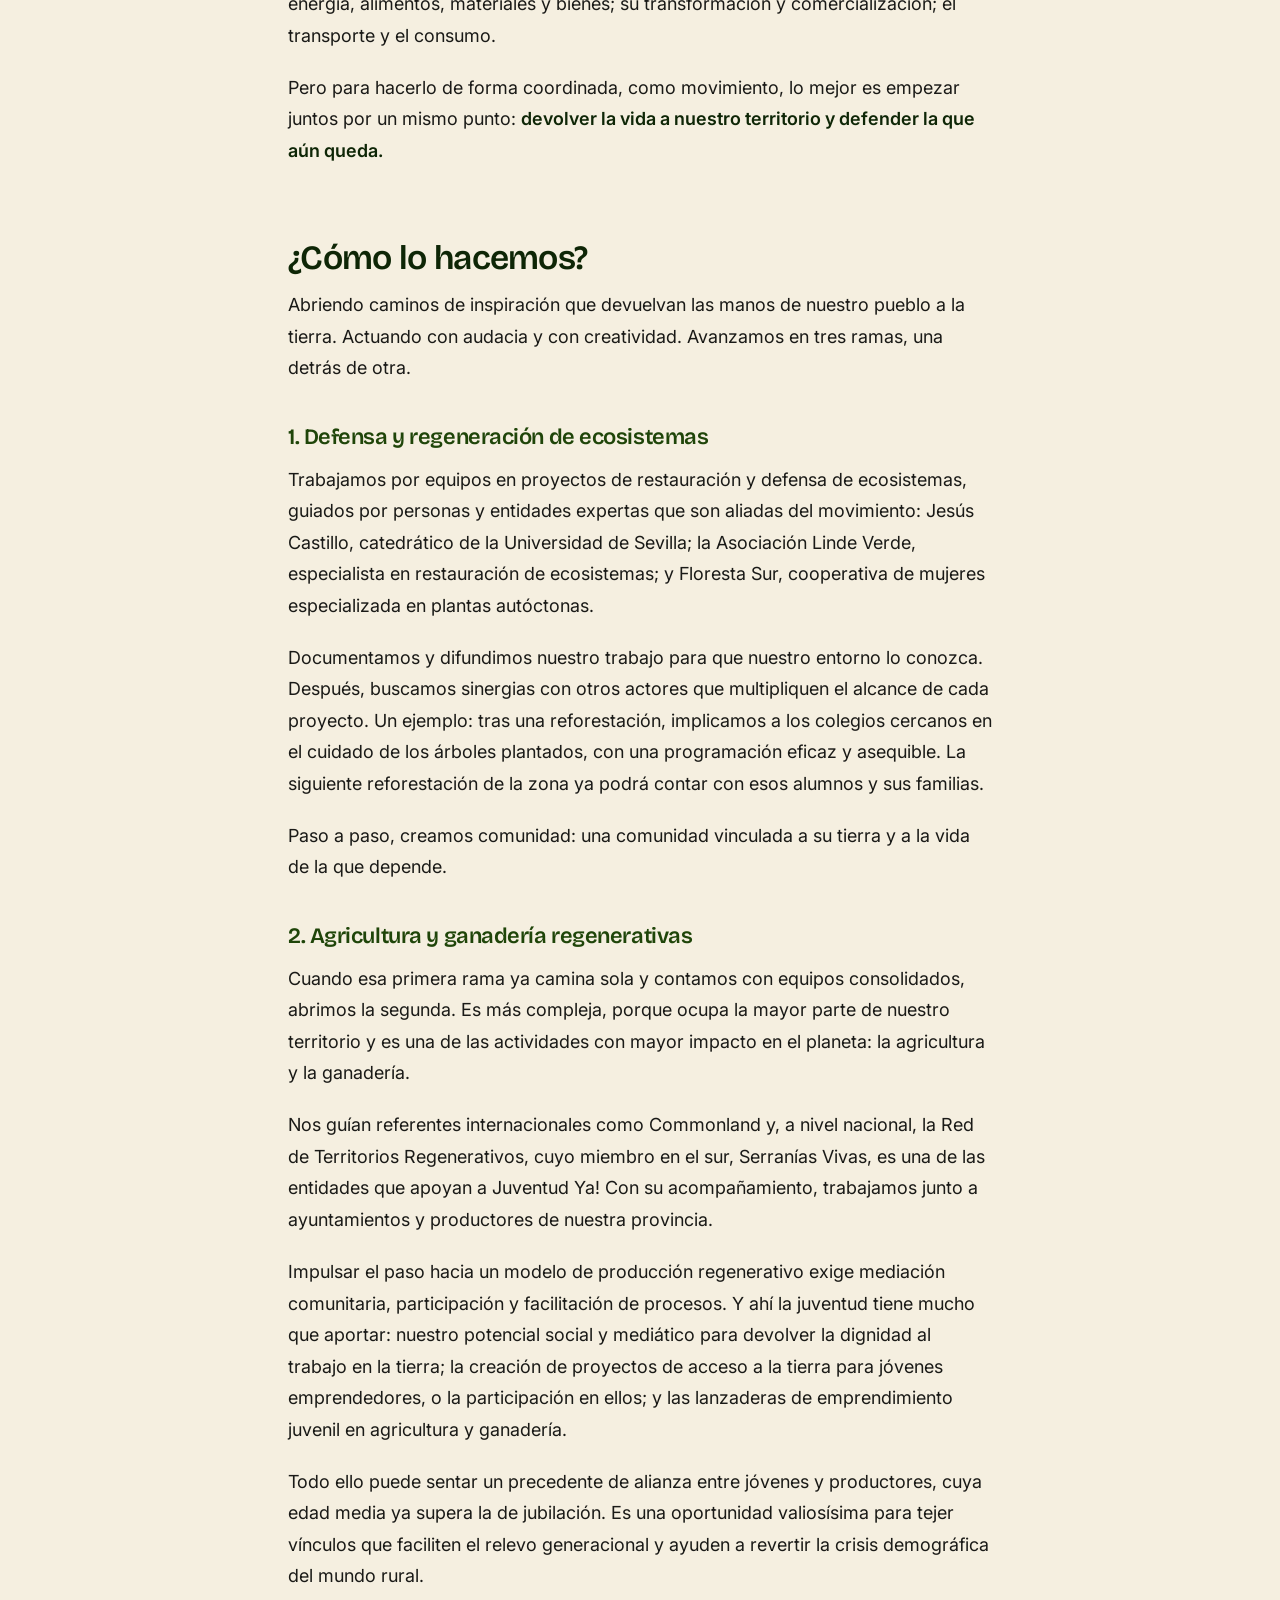
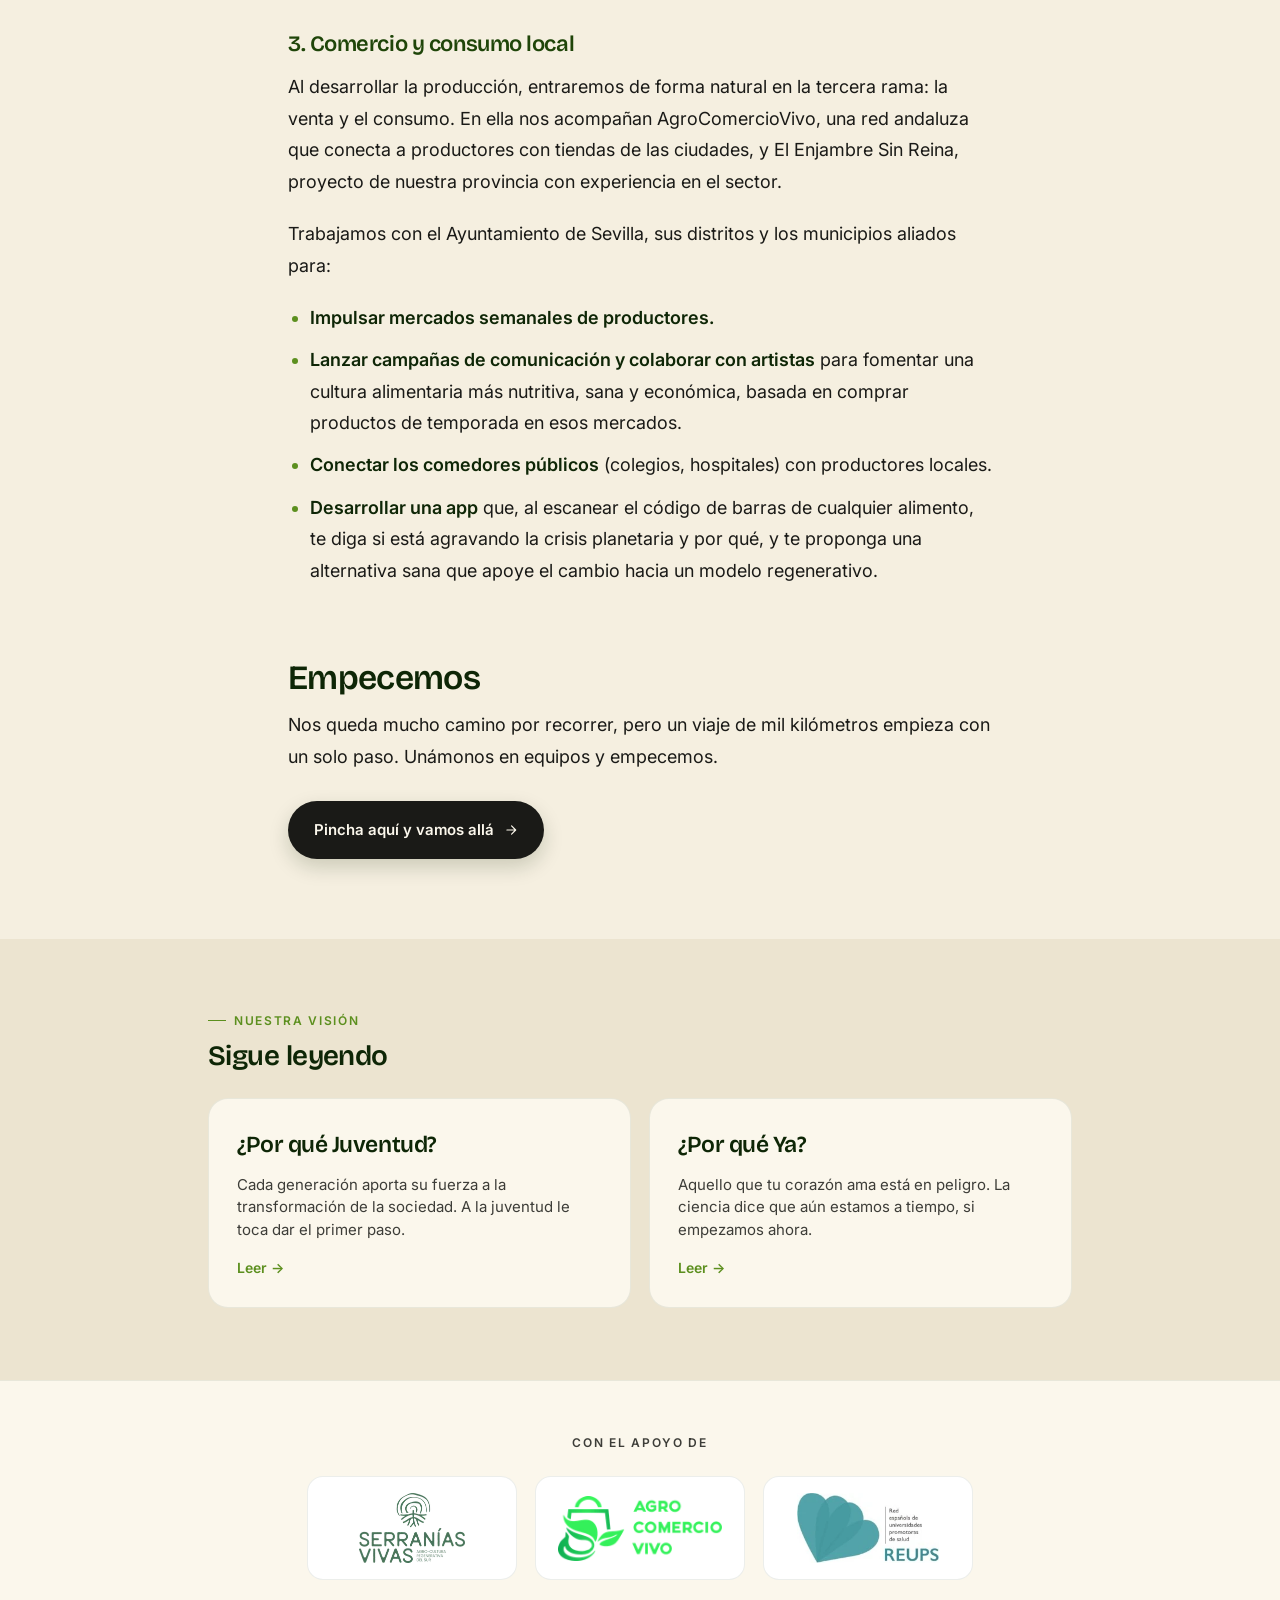
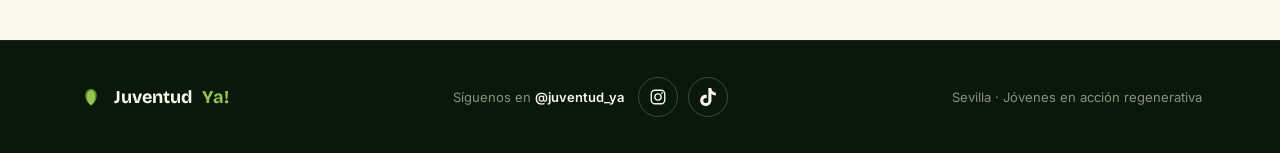
<file: nuestra-vision/vision/index.html>
<!DOCTYPE html>
<html lang="es">
<head>
<meta charset="UTF-8">
<meta name="viewport" content="width=device-width, initial-scale=1.0">
<title>Nuestra Visión — Juventud Ya!</title>
<meta name="description" content="El nuevo mundo empieza por una nueva mirada: devolver la vida a nuestro territorio y defender la que aún queda.">
<meta name="theme-color" content="#F5EFE0">
<link rel="canonical" href="https://juventudya.com/nuestra-vision/vision/">
<meta property="og:title" content="Nuestra Visión — Juventud Ya!">
<meta property="og:description" content="El nuevo mundo empieza por una nueva mirada: devolver la vida a nuestro territorio y defender la que aún queda.">
<meta property="og:type" content="article">
<meta property="og:locale" content="es_ES">
<meta property="og:url" content="https://juventudya.com/nuestra-vision/vision/">
<meta property="og:site_name" content="Juventud Ya!">
<meta property="og:image" content="https://juventudya.com/og-image.png">
<meta property="og:image:width" content="1200">
<meta property="og:image:height" content="630">
<meta name="twitter:card" content="summary_large_image">
<meta name="twitter:image" content="https://juventudya.com/og-image.png">
<link rel="preconnect" href="https://fonts.googleapis.com">
<link rel="preconnect" href="https://fonts.gstatic.com" crossorigin>
<link href="https://fonts.googleapis.com/css2?family=Bricolage+Grotesque:opsz,wght@12..96,400;12..96,500;12..96,600;12..96,700;12..96,800&family=Fraunces:ital,opsz,wght@1,9..144,500;1,9..144,600&family=Inter:wght@400;500;600&display=swap" rel="stylesheet">
<link rel="stylesheet" href="/assets/css/comun.css">
<script src="/assets/js/comun.js"></script>
</head>
<body>

<nav aria-label="Principal">
  <div class="wrap nav-inner">
    <a href="/" class="logo">
      <svg viewBox="0 0 32 32" fill="none" aria-hidden="true">
        <path d="M16 26C16 26 9 23 9 14C9 9 12 6 16 6C20 6 23 9 23 14C23 23 16 26 16 26Z" fill="#1F4509"/>
        <path d="M16 26C16 26 21 23 21 15C21 11 19 8 16 8C13 8 11 11 11 15C11 23 16 26 16 26Z" fill="#5C8F1E"/>
        <line x1="16" y1="26" x2="16" y2="29" stroke="#0E2606" stroke-width="2" stroke-linecap="round"/>
      </svg>
      Juventud <span class="ya">Ya!</span>
    </a>
    <div class="nav-right">
      <div class="nav-menu is-current">
        <button type="button" class="nav-menu-btn" aria-expanded="false" aria-controls="menu-vision">
          Nuestra Visión
          <svg viewBox="0 0 12 12" fill="none" aria-hidden="true"><path d="m2.5 4.5 3.5 3.5 3.5-3.5" stroke="currentColor" stroke-width="1.6" stroke-linecap="round" stroke-linejoin="round"/></svg>
        </button>
        <ul class="nav-menu-list" id="menu-vision">
          <li><a href="/nuestra-vision/por-que-juventud/">¿Por qué Juventud?</a></li>
          <li><a href="/nuestra-vision/por-que-ya/">¿Por qué Ya?</a></li>
          <li><a href="/nuestra-vision/vision/" aria-current="page">Visión</a></li>
        </ul>
      </div>
      <div class="nav-cta">
        <span class="nav-loc">
          <svg viewBox="0 0 24 24" fill="none" aria-hidden="true"><path d="M12 22s8-7.5 8-13a8 8 0 1 0-16 0c0 5.5 8 13 8 13Z" stroke="currentColor" stroke-width="1.8"/><circle cx="12" cy="9" r="2.5" stroke="currentColor" stroke-width="1.8"/></svg>
          Sevilla
        </span>
        <a data-wa href="https://wa.me/34625168057" class="btn btn-primary nav-wa" style="padding:12px 20px; font-size:14px;" aria-label="Escribe por WhatsApp">
          <svg class="wa-icon" width="18" height="18" viewBox="0 0 24 24" fill="currentColor" aria-hidden="true"><path d="M12 2C6.5 2 2 6.5 2 12c0 1.8.5 3.5 1.3 5L2 22l5.2-1.4c1.5.8 3.1 1.2 4.8 1.2 5.5 0 10-4.5 10-10S17.5 2 12 2Z"/></svg>
          <span class="wa-text">Escribe por WhatsApp</span>
          <svg class="arrow" width="14" height="14" viewBox="0 0 24 24" fill="none" aria-hidden="true"><path d="M5 12h14M13 5l7 7-7 7" stroke="currentColor" stroke-width="2" stroke-linecap="round" stroke-linejoin="round"/></svg>
        </a>
      </div>
    </div>
  </div>
</nav>

<main>
  <article>
    <header class="articulo-head">
      <div class="wrap">
        <span class="eyebrow">Nuestra Visión</span>
        <h1>Nuestra <em>Visión</em></h1>
      </div>
    </header>
    <div class="articulo-body">
      <div class="wrap prosa">
<p>El nuevo mundo empieza por una nueva mirada. Una mirada honesta, capaz de ver que sin la vida todo lo que amamos perece. Sin la vida de los ríos y de los bosques, sin la vida de los océanos, nuestra propia vida se acaba. Esta es la mirada del futuro. Y este es el primer paso.</p>
<h2>La raíz de la crisis está en cómo miramos</h2>
<p>La causa de nuestra crisis planetaria está en nuestra mirada. Así de sencillo. Hemos puesto en primer lugar lo que no lo es, y hemos relegado a un segundo plano lo imprescindible.</p>
<p>Al dar prioridad al crecimiento económico, olvidamos que la economía nace de la vida. Una vida abundante sostiene una economía abundante; al revés, no funciona. Y, sin embargo, nuestra cultura ha convertido el crecimiento económico en lo sagrado. Es el mito que orienta nuestra forma de enseñar, de trabajar, de producir, de relacionarnos y de consumir. Es lo que de verdad nos importa, aunque el precio sea el colapso de la vida.</p>
<p>Así llevamos cientos de años, y esa es la causa de la crisis. No la tecnología: la tecnología solo le dio poder a nuestra mirada, y con ese poder transformamos el mundo entero a su imagen. Hicimos crecer economías por todas partes mientras arrasábamos bosques; contaminábamos ríos, acuíferos y manantiales; diezmábamos animales e insectos; llevábamos la muerte a los océanos; lo inundábamos todo de microplásticos y calentábamos la atmósfera.</p>
<p>La vida es una inmensa red. Si cortas sus hilos con tanta voracidad, llega un momento en que ya no puede sostenerte. Hoy nos tambaleamos y nos preguntamos: ¿qué ha pasado?, ¿qué hemos hecho mal? Para entenderlo, tenemos que reconocer que la respuesta está en nuestra mirada. Una mirada sin futuro, sin sabiduría y sin belleza.</p>
<h2>Del cambio de mirada a la acción</h2>
<p>Cuando devolvemos la prioridad a la vida, volvemos a mirar nuestra tierra con ojos nuevos. Y entonces vemos con claridad cuánto la venimos fastidiando. Ahí empieza el segundo paso: la acción.</p>
<p>Como esa mirada sin futuro ha impregnado cada ámbito de la sociedad, da igual dónde estemos: allí habrá que darle la vuelta. Desde la protección y restauración de los ecosistemas de cada municipio hasta los usos de la tierra; la producción de energía, alimentos, materiales y bienes; su transformación y comercialización; el transporte y el consumo.</p>
<p>Pero para hacerlo de forma coordinada, como movimiento, lo mejor es empezar juntos por un mismo punto: <strong>devolver la vida a nuestro territorio y defender la que aún queda.</strong></p>
<h2>¿Cómo lo hacemos?</h2>
<p>Abriendo caminos de inspiración que devuelvan las manos de nuestro pueblo a la tierra. Actuando con audacia y con creatividad. Avanzamos en tres ramas, una detrás de otra.</p>
<h3>1. Defensa y regeneración de ecosistemas</h3>
<p>Trabajamos por equipos en proyectos de restauración y defensa de ecosistemas, guiados por personas y entidades expertas que son aliadas del movimiento: Jesús Castillo, catedrático de la Universidad de Sevilla; la Asociación Linde Verde, especialista en restauración de ecosistemas; y Floresta Sur, cooperativa de mujeres especializada en plantas autóctonas.</p>
<p>Documentamos y difundimos nuestro trabajo para que nuestro entorno lo conozca. Después, buscamos sinergias con otros actores que multipliquen el alcance de cada proyecto. Un ejemplo: tras una reforestación, implicamos a los colegios cercanos en el cuidado de los árboles plantados, con una programación eficaz y asequible. La siguiente reforestación de la zona ya podrá contar con esos alumnos y sus familias.</p>
<p>Paso a paso, creamos comunidad: una comunidad vinculada a su tierra y a la vida de la que depende.</p>
<h3>2. Agricultura y ganadería regenerativas</h3>
<p>Cuando esa primera rama ya camina sola y contamos con equipos consolidados, abrimos la segunda. Es más compleja, porque ocupa la mayor parte de nuestro territorio y es una de las actividades con mayor impacto en el planeta: la agricultura y la ganadería.</p>
<p>Nos guían referentes internacionales como Commonland y, a nivel nacional, la Red de Territorios Regenerativos, cuyo miembro en el sur, Serranías Vivas, es una de las entidades que apoyan a Juventud Ya! Con su acompañamiento, trabajamos junto a ayuntamientos y productores de nuestra provincia.</p>
<p>Impulsar el paso hacia un modelo de producción regenerativo exige mediación comunitaria, participación y facilitación de procesos. Y ahí la juventud tiene mucho que aportar: nuestro potencial social y mediático para devolver la dignidad al trabajo en la tierra; la creación de proyectos de acceso a la tierra para jóvenes emprendedores, o la participación en ellos; y las lanzaderas de emprendimiento juvenil en agricultura y ganadería.</p>
<p>Todo ello puede sentar un precedente de alianza entre jóvenes y productores, cuya edad media ya supera la de jubilación. Es una oportunidad valiosísima para tejer vínculos que faciliten el relevo generacional y ayuden a revertir la crisis demográfica del mundo rural.</p>
<h3>3. Comercio y consumo local</h3>
<p>Al desarrollar la producción, entraremos de forma natural en la tercera rama: la venta y el consumo. En ella nos acompañan AgroComercioVivo, una red andaluza que conecta a productores con tiendas de las ciudades, y El Enjambre Sin Reina, proyecto de nuestra provincia con experiencia en el sector.</p>
<p>Trabajamos con el Ayuntamiento de Sevilla, sus distritos y los municipios aliados para:</p>
<ul>
<li><strong>Impulsar mercados semanales de productores.</strong></li>
<li><strong>Lanzar campañas de comunicación y colaborar con artistas</strong> para fomentar una cultura alimentaria más nutritiva, sana y económica, basada en comprar productos de temporada en esos mercados.</li>
<li><strong>Conectar los comedores públicos</strong> (colegios, hospitales) con productores locales.</li>
<li><strong>Desarrollar una app</strong> que, al escanear el código de barras de cualquier alimento, te diga si está agravando la crisis planetaria y por qué, y te proponga una alternativa sana que apoye el cambio hacia un modelo regenerativo.</li>
</ul>
<h2>Empecemos</h2>
<p>Nos queda mucho camino por recorrer, pero un viaje de mil kilómetros empieza con un solo paso. Unámonos en equipos y empecemos.</p>
<p class="cta-articulo"><a data-wa href="https://wa.me/34625168057" class="btn btn-primary" style="text-decoration:none;">
  Pincha aquí y vamos allá
  <svg class="arrow" width="14" height="14" viewBox="0 0 24 24" fill="none" aria-hidden="true"><path d="M5 12h14M13 5l7 7-7 7" stroke="currentColor" stroke-width="2" stroke-linecap="round" stroke-linejoin="round"/></svg>
</a></p>
      </div>
    </div>
  </article>

  <section class="mas-lecturas" aria-labelledby="mas-titulo">
    <div class="wrap">
      <span class="eyebrow">Nuestra Visión</span>
      <h2 id="mas-titulo">Sigue leyendo</h2>
      <div class="mas-grid">
      <a class="mas-card" href="/nuestra-vision/por-que-juventud/">
        <strong>¿Por qué Juventud?</strong>
        <p>Cada generación aporta su fuerza a la transformación de la sociedad. A la juventud le toca dar el primer paso.</p>
        <span class="leer">Leer →</span>
      </a>
      <a class="mas-card" href="/nuestra-vision/por-que-ya/">
        <strong>¿Por qué Ya?</strong>
        <p>Aquello que tu corazón ama está en peligro. La ciencia dice que aún estamos a tiempo, si empezamos ahora.</p>
        <span class="leer">Leer →</span>
      </a>
      </div>
    </div>
  </section>
</main>

<section class="apoyos" aria-labelledby="apoyos-titulo">
  <div class="wrap apoyos-inner">
    <h2 id="apoyos-titulo">Con el apoyo de</h2>
    <ul class="apoyos-list">
      <li><a href="https://serraniasvivas.org/" target="_blank" rel="noopener" title="Serranías Vivas (se abre en una pestaña nueva)">
        <img src="/assets/logos/serranias-vivas.webp" alt="Serranías Vivas" width="211" height="140" loading="lazy" decoding="async">
      </a></li>
      <li><a href="https://agrocomerciovivo.es/" target="_blank" rel="noopener" title="Agro Comercio Vivo (se abre en una pestaña nueva)">
        <img src="/assets/logos/agro-comercio-vivo.webp" alt="Agro Comercio Vivo" width="354" height="140" loading="lazy" decoding="async">
      </a></li>
      <li><a href="https://unisaludables.com/2026/06/22/en-sevilla-la-iniciativa-juventud-ya-se-lanza-a-la-accion/" target="_blank" rel="noopener" title="REUPS — Red Española de Universidades Promotoras de Salud (se abre en una pestaña nueva)">
        <img src="/assets/logos/reups.webp" alt="REUPS — Red Española de Universidades Promotoras de Salud" width="241" height="119" loading="lazy" decoding="async">
      </a></li>
    </ul>
  </div>
</section>

<footer>
  <div class="wrap footer-inner">
    <div class="logo">
      <svg viewBox="0 0 32 32" fill="none" aria-hidden="true">
        <path d="M16 26C16 26 9 23 9 14C9 9 12 6 16 6C20 6 23 9 23 14C23 23 16 26 16 26Z" fill="#5C8F1E"/>
        <path d="M16 26C16 26 21 23 21 15C21 11 19 8 16 8C13 8 11 11 11 15C11 23 16 26 16 26Z" fill="#97C459"/>
      </svg>
      Juventud <span class="ya" style="color:#97C459;">Ya!</span>
    </div>
    <div class="redes">
      <span class="redes-handle">Síguenos en <strong>@juventud_ya</strong></span>
      <a class="red" href="https://www.instagram.com/juventud_ya/" target="_blank" rel="noopener me" aria-label="Instagram de Juventud Ya! (@juventud_ya)" title="Instagram"><svg viewBox="0 0 24 24" fill="none" aria-hidden="true"><rect x="3" y="3" width="18" height="18" rx="5" stroke="currentColor" stroke-width="1.8"/><circle cx="12" cy="12" r="4.2" stroke="currentColor" stroke-width="1.8"/><circle cx="17.3" cy="6.7" r="1.2" fill="currentColor"/></svg></a>
      <a class="red" href="https://www.tiktok.com/@juventud_ya" target="_blank" rel="noopener me" aria-label="TikTok de Juventud Ya! (@juventud_ya)" title="TikTok"><svg viewBox="0 0 24 24" fill="currentColor" aria-hidden="true"><path d="M12.525.02c1.31-.02 2.61-.01 3.91-.02.08 1.53.63 3.09 1.75 4.17 1.12 1.11 2.7 1.62 4.24 1.79v4.03c-1.44-.05-2.89-.35-4.2-.97-.57-.26-1.1-.59-1.62-.93-.01 2.92.01 5.84-.02 8.75-.08 1.4-.54 2.79-1.35 3.94-1.31 1.92-3.58 3.17-5.91 3.21-1.43.08-2.86-.31-4.08-1.03-2.02-1.19-3.44-3.37-3.65-5.71-.02-.5-.03-1-.01-1.49.18-1.9 1.12-3.72 2.58-4.96 1.66-1.44 3.98-2.13 6.15-1.72.02 1.48-.04 2.96-.04 4.44-.99-.32-2.15-.23-3.02.37-.63.41-1.11 1.04-1.36 1.75-.21.51-.15 1.07-.14 1.61.24 1.64 1.82 3.02 3.5 2.87 1.12-.01 2.19-.66 2.77-1.61.19-.33.4-.67.41-1.06.1-1.79.06-3.57.07-5.36.01-4.03-.01-8.05.02-12.07z"/></svg></a>
    </div>
    <div>Sevilla · Jóvenes en acción regenerativa</div>
  </div>
</footer>

</body>
</html>
</file>
<file: assets/css/comun.css>
/* Estilos compartidos por todas las páginas de juventudya.com:
   colores, tipografía, botones, barra de navegación, apoyos y pie. */

:root{
  --crema: #F5EFE0;
  --crema-claro: #FBF7EC;
  --crema-mid: #ECE4D0;
  --bosque-deep: #0E2606;
  --bosque: #1F4509;
  --bosque-2: #2D5E11;
  --fresco: #5C8F1E;
  --brote: #97C459;
  --brote-claro: #C9DDA5;
  --amber: #E8920C;
  --amber-deep: #B36B05;
  --terra: #B84A1B;
  --carbon: #1A1A17;
  --carbon-2: #3D3D38;
  --rojo-bg: #F4DBD4;
  --rojo-tx: #6E2814;
  --verde-bg: #E2EBCB;
  --verde-tx: #1F4509;
  --display: "Bricolage Grotesque", -apple-system, sans-serif;
  --body: "Inter", -apple-system, sans-serif;
  --serif: "Fraunces", Georgia, serif;
}
*{box-sizing:border-box; margin:0; padding:0;}
html{scroll-behavior:smooth;}
body{
  font-family: var(--body);
  background: var(--crema);
  color: var(--carbon);
  line-height:1.6;
  -webkit-font-smoothing: antialiased;
  overflow-x: hidden;
}
body::before{
  content:""; position:fixed; inset:0; pointer-events:none; z-index:1000;
  background-image: url("data:image/svg+xml,%3Csvg viewBox='0 0 200 200' xmlns='http://www.w3.org/2000/svg'%3E%3Cfilter id='n'%3E%3CfeTurbulence type='fractalNoise' baseFrequency='0.85' numOctaves='2' stitchTiles='stitch'/%3E%3CfeColorMatrix values='0 0 0 0 0.1 0 0 0 0 0.1 0 0 0 0 0.05 0 0 0 0.4 0'/%3E%3C/filter%3E%3Crect width='100%25' height='100%25' filter='url(%23n)'/%3E%3C/svg%3E");
  opacity: .04; mix-blend-mode: multiply;
}
img,svg{max-width:100%; display:block;}
.wrap{max-width:1180px; margin:0 auto; padding:0 28px;}
a{color:inherit; text-decoration:none;}
a:focus-visible, button:focus-visible, input:focus-visible{ outline:2px solid var(--amber); outline-offset:3px; }
@media (prefers-reduced-motion: reduce){ html{scroll-behavior:auto;} *{transition:none !important;} }

h1,h2,h3{ font-family: var(--display); font-weight:600; letter-spacing:-.02em; line-height:1.05; }
.eyebrow{
  font-family: var(--body);
  font-size:12px; font-weight:600; letter-spacing:.14em; text-transform:uppercase;
  color: var(--fresco);
  display:inline-flex; align-items:center; gap:8px;
}
.eyebrow::before{
  content:""; width:18px; height:1px; background: var(--fresco);
}

.ya-stamp{
  display:inline-block; font-family: var(--serif); font-style: italic;
  font-weight: 600; color: var(--amber);
  transform: rotate(-4deg) translateY(-2px);
  position: relative;
}
.ya-stamp::after{
  content:""; position:absolute; left:-6px; right:-6px; bottom:6%; height:30%;
  background: rgba(232,146,12,.18); border-radius: 3px; z-index:-1;
  transform: rotate(1.5deg);
}

.btn{
  display:inline-flex; align-items:center; justify-content:center; gap:10px;
  padding:16px 26px; border-radius:48px; font-family:var(--body);
  font-weight:600; font-size:15px; text-decoration:none; border:none;
  cursor:pointer; transition: all .22s ease;
}
.btn-primary{
  background: var(--carbon); color: var(--crema-claro);
  box-shadow: 0 8px 20px rgba(14,38,6,.18);
}
.btn-primary:hover{ background: var(--bosque); transform: translateY(-2px); box-shadow: 0 14px 30px rgba(14,38,6,.28);}
.btn-primary .arrow{ transition: transform .25s ease; }
.btn-primary:hover .arrow{ transform: translateX(4px); }
.btn-ghost-dark{
  background: transparent; color: var(--bosque-deep);
  border: 1.5px solid rgba(14,38,6,.25);
}
.btn-ghost-dark:hover{ background: var(--crema-mid); border-color: var(--bosque-deep); }
.btn-ghost-light{
  background: transparent; color: var(--crema-claro);
  border: 1.5px solid rgba(245,239,224,.35);
}
.btn-ghost-light:hover{ background: rgba(245,239,224,.08); border-color: var(--crema-claro); }
.btn-amber{
  background: var(--amber); color: #2A1700;
  box-shadow: 0 8px 24px rgba(232,146,12,.32);
}
.btn-amber:hover{ transform: translateY(-2px); box-shadow: 0 14px 32px rgba(232,146,12,.42); }

nav{
  position: sticky; top:0; z-index: 100;
  background: rgba(245,239,224,.85);
  backdrop-filter: blur(12px);
  -webkit-backdrop-filter: blur(12px);
  border-bottom: 1px solid rgba(14,38,6,.08);
}
.nav-inner{
  display:flex; align-items:center; justify-content:space-between;
  padding:14px 0;
}
.logo{ display:flex; align-items:center; gap:10px; font-family: var(--display); font-weight:700; font-size:18px; color: var(--bosque-deep); }
.logo svg{ width:26px; height:26px;}
.logo .ya{ color: var(--fresco); }
.nav-cta{ display:flex; align-items:center; gap:12px; }
.nav-loc{
  font-size:13px; color: var(--carbon-2);
  display:inline-flex; align-items:center; gap:6px;
}
.nav-loc svg{ width:14px; height:14px; }

footer{
  background: #08190A;
  color: rgba(245,239,224,.55); padding: 36px 0;
  border-top: 1px solid rgba(245,239,224,.06);
}
.footer-inner{
  display:flex; align-items: center; justify-content: space-between;
  flex-wrap: wrap; gap: 18px; font-size: 13px;
}
.footer-inner .logo{ color: var(--crema-claro);}
.footer-inner a:hover{ color: var(--brote); }

/* ---------- Navegación: menú "Nuestra Visión" ---------- */
.nav-right{ display:flex; align-items:center; gap:22px; }
.nav-menu{ position:relative; }
.nav-menu-btn{
  display:inline-flex; align-items:center; gap:6px;
  background:none; border:none; cursor:pointer; padding:8px 4px;
  font-family: var(--body); font-size:14px; font-weight:600; color: var(--bosque-deep);
}
.nav-menu-btn svg{ width:12px; height:12px; transition: transform .2s ease; }
.nav-menu-btn:hover, .nav-menu.is-current .nav-menu-btn{ color: var(--fresco); }
.nav-menu-list{
  position:absolute; top:calc(100% + 10px); left:50%;
  transform: translate(-50%, 6px);
  min-width:240px; list-style:none; padding:8px;
  background: var(--crema-claro);
  border:1px solid rgba(14,38,6,.1); border-radius:16px;
  box-shadow: 0 18px 40px rgba(14,38,6,.14);
  opacity:0; visibility:hidden; transition: opacity .18s ease, transform .18s ease, visibility .18s;
}
/* Puente invisible para que el menú no se cierre al bajar el ratón */
.nav-menu-list::before{ content:""; position:absolute; left:0; right:0; top:-12px; height:12px; }
.nav-menu.is-open .nav-menu-list{ opacity:1; visibility:visible; transform: translate(-50%, 0); }
@media (hover: hover){
  .nav-menu:hover .nav-menu-list{ opacity:1; visibility:visible; transform: translate(-50%, 0); }
  .nav-menu:hover .nav-menu-btn svg{ transform: rotate(180deg); }
}
.nav-menu.is-open .nav-menu-btn svg{ transform: rotate(180deg); }
.nav-menu-list a{
  display:block; padding:11px 14px; border-radius:10px;
  font-size:14.5px; font-weight:500; color: var(--bosque-deep);
}
.nav-menu-list a:hover{ background: var(--crema-mid); }
.nav-menu-list a[aria-current="page"]{ background: var(--verde-bg); color: var(--verde-tx); font-weight:600; }

.nav-wa .wa-icon{ display:none; }

@media (max-width: 880px){
  .nav-loc{ display:none; }
}
@media (max-width: 640px){
  nav .wrap{ padding:0 20px; }
  .logo{ font-size:17px; }
  .nav-right{ gap:10px; }
  .nav-menu-list{ left:auto; right:-56px; transform: translateY(6px); }
  .nav-menu.is-open .nav-menu-list{ transform: translateY(0); }
  @media (hover: hover){ .nav-menu:hover .nav-menu-list{ transform: translateY(0); } }
  .nav-wa{ width:44px; height:44px; padding:0 !important; }
  .nav-wa .wa-text, .nav-wa .arrow{ display:none; }
  .nav-wa .wa-icon{ display:block; }
}

/* ---------- Con el apoyo de ---------- */
.apoyos{
  background: var(--crema-claro);
  border-top: 1px solid rgba(14,38,6,.08);
  padding: 56px 0 60px;
}
.apoyos-inner{ display:flex; flex-direction:column; align-items:center; gap:26px; text-align:center; }
.apoyos h2{
  font-family: var(--body); font-size:12px; font-weight:600;
  letter-spacing:.14em; text-transform:uppercase; color: var(--carbon-2);
}
.apoyos-list{
  list-style:none; display:flex; flex-wrap:wrap; justify-content:center; gap:18px;
}
.apoyos-list a{
  display:flex; align-items:center; justify-content:center;
  width:210px; height:104px; padding:16px 22px;
  background:#fff; border:1px solid rgba(14,38,6,.08); border-radius:16px;
  transition: transform .2s ease, box-shadow .2s ease, border-color .2s ease;
}
.apoyos-list a:hover{ transform: translateY(-3px); border-color: rgba(14,38,6,.18); box-shadow: 0 12px 26px rgba(14,38,6,.10); }
.apoyos-list img{ max-height:70px; width:auto; object-fit:contain; }
@media (max-width: 480px){
  .apoyos-list{ gap:12px; }
  .apoyos-list a{ width:calc(50% - 6px); min-width:150px; height:92px; padding:14px; }
  .apoyos-list li{ display:contents; }
}

/* ---------- Páginas de artículo (Nuestra Visión) ---------- */
.articulo-head{ padding: 72px 0 40px; }
.articulo-head .wrap, .articulo-body .wrap{ max-width: 760px; }
.articulo-head h1{
  font-size: clamp(40px, 7vw, 68px); color: var(--bosque-deep);
  margin-top: 18px; letter-spacing: -.035em;
}
.articulo-head h1 em{ font-family: var(--serif); font-style: italic; font-weight: 600; color: var(--amber); letter-spacing:-.02em; }
.articulo-body{ padding-bottom: 80px; }
.prosa{ font-size: 18px; line-height: 1.75; color: var(--carbon); }
.prosa > * + *{ margin-top: 1.15em; }
.prosa > p:first-child{ font-size: 21px; line-height: 1.6; color: var(--bosque-deep); }
.prosa h2{
  font-size: clamp(26px, 3.6vw, 34px); color: var(--bosque-deep);
  margin-top: 2.1em; line-height: 1.15;
}
.prosa h3{ font-size: 22px; color: var(--bosque); margin-top: 1.8em; line-height:1.25; }
.prosa h2 + *, .prosa h3 + *{ margin-top: .7em; }
.prosa strong{ font-weight: 600; color: var(--bosque-deep); }
.prosa a{ color: var(--bosque); text-decoration: underline; text-decoration-color: var(--brote); text-decoration-thickness: 2px; text-underline-offset: 3px; }
.prosa a:hover{ color: var(--fresco); }
.prosa ul{ padding-left: 1.2em; }
.prosa li + li{ margin-top: .6em; }
.prosa li::marker{ color: var(--fresco); }
.prosa .pausa{ text-align:center; color: var(--fresco); letter-spacing:.5em; font-size:22px; }
.prosa .cta-articulo{ margin-top: 1.6em; }
@media (max-width: 640px){
  .articulo-head{ padding: 48px 0 28px; }
  .prosa{ font-size: 17px; }
  .prosa > p:first-child{ font-size: 19px; }
}

.mas-lecturas{ background: var(--crema-mid); padding: 64px 0 72px; }
.mas-lecturas .wrap{ max-width: 920px; }
.mas-lecturas h2{ font-size: 28px; color: var(--bosque-deep); margin: 12px 0 26px; }
.mas-grid{ display:grid; grid-template-columns: repeat(2, 1fr); gap:18px; }
.mas-card{
  display:flex; flex-direction:column; gap:10px;
  background: var(--crema-claro); border:1px solid rgba(14,38,6,.08);
  border-radius: 20px; padding: 28px;
  transition: transform .2s ease, box-shadow .2s ease;
}
.mas-card:hover{ transform: translateY(-3px); box-shadow: 0 14px 30px rgba(14,38,6,.10); }
.mas-card strong{ font-family: var(--display); font-size: 23px; font-weight:600; color: var(--bosque-deep); letter-spacing:-.02em; }
.mas-card p{ font-size: 15px; color: var(--carbon-2); line-height:1.5; }
.mas-card .leer{ margin-top:auto; padding-top:6px; font-size:14px; font-weight:600; color: var(--fresco); }
@media (max-width: 720px){ .mas-grid{ grid-template-columns: 1fr; } }
.prosa a.btn{ color: var(--crema-claro); text-decoration:none; }
.prosa a.btn:hover{ color: var(--crema-claro); }

/* ---------- Redes sociales ---------- */
.redes{ display:flex; align-items:center; gap:10px; }
.redes-handle{ margin-right:4px; }
.redes-handle strong{ color: var(--crema-claro); font-weight:600; }
.red{
  display:inline-flex; align-items:center; justify-content:center;
  width:40px; height:40px; border-radius:50%;
  color: var(--crema-claro); border:1px solid rgba(245,239,224,.22);
  transition: background .2s ease, color .2s ease, border-color .2s ease, transform .2s ease;
}
.red svg{ width:18px; height:18px; }
.red:hover{ background: var(--brote); border-color: var(--brote); color: var(--bosque-deep) !important; transform: translateY(-2px); }

.final-redes{ margin-top: 80px; display:flex; flex-direction:column; align-items:center; gap:16px; }
.final-redes p{ font-size:15px; color: rgba(245,239,224,.72); }
.final-redes-btns{ display:flex; flex-wrap:wrap; justify-content:center; gap:12px; }
.final-redes .btn{ padding:12px 22px; font-size:14px; }
.final-redes .btn svg{ width:17px; height:17px; }

@media (max-width: 640px){
  .footer-inner{ flex-direction:column; text-align:center; }
  .redes{ flex-wrap:wrap; justify-content:center; }
  .redes-handle{ width:100%; margin:0 0 4px; }
  .final-redes{ margin-top: 60px; }
}
</file>
